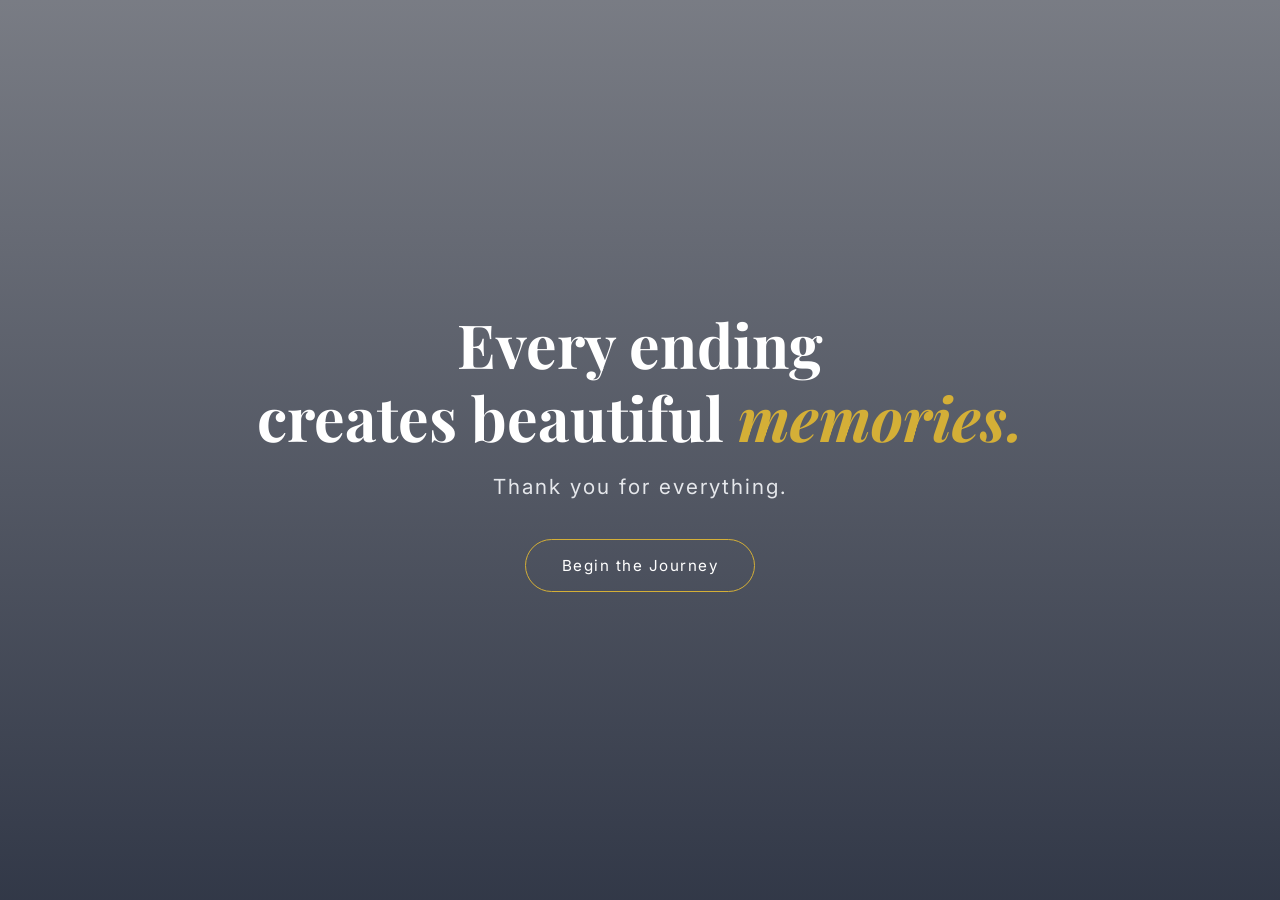
<file: index.html>
<!DOCTYPE html>
<html lang="en">
<head>
    <meta charset="UTF-8">
    <meta name="viewport" content="width=device-width, initial-scale=1.0">
    <title>Farewell Memories | Begin the Journey</title>
    <link href="https://fonts.googleapis.com/css2?family=Inter:wght@300;400;500&family=Playfair+Display:ital,wght@0,400;1,400&display=swap" rel="stylesheet">
    <link rel="stylesheet" href="css/style_index.css">
    <style>
        .hero-viewport {
            height: 100vh;
            display: flex;
            align-items: center;
            justify-content: center;
            text-align: center;
            color: var(--white);
            background: linear-gradient(rgba(15, 23, 42, 0.55), rgba(15, 23, 42, 0.85)), 
                        url('https://images.pexels.com/photos/33947280/pexels-photo-33947280.jpeg') center/cover no-repeat;
        }
        .hero-content h1 {
            font-family: var(--font-heading);
            font-size: 3.8rem;
            line-height: 1.2;
            margin-bottom: 20px;
        }
        .hero-content h1 span { font-style: italic; color: var(--gold); }
        .hero-content p { font-size: 1.3rem; letter-spacing: 2px; margin-bottom: 40px; color: var(--gray); }
        .btn-entry {
            display: inline-block;
            padding: 16px 36px;
            border: 1px solid var(--gold);
            color: var(--white);
            text-decoration: none;
            border-radius: 30px;
            letter-spacing: 1.5px;
            font-size: 0.95rem;
            transition: all 0.4s ease;
        }
        .btn-entry:hover {
            background: var(--gold);
            color: var(--bg-dark);
            box-shadow: 0 8px 25px rgba(212, 175, 55, 0.4);
        }
    </style>
</head>
<body>

    <main class="hero-viewport">
        <div class="hero-content">
            <h1>Every ending<br>creates beautiful <span>memories.</span></h1>
            <p>Thank you for everything.</p>
            <a href="gallery.html" class="btn-entry">Begin the Journey</a>
        </div>
    </main>

</body>
</html>
</file>
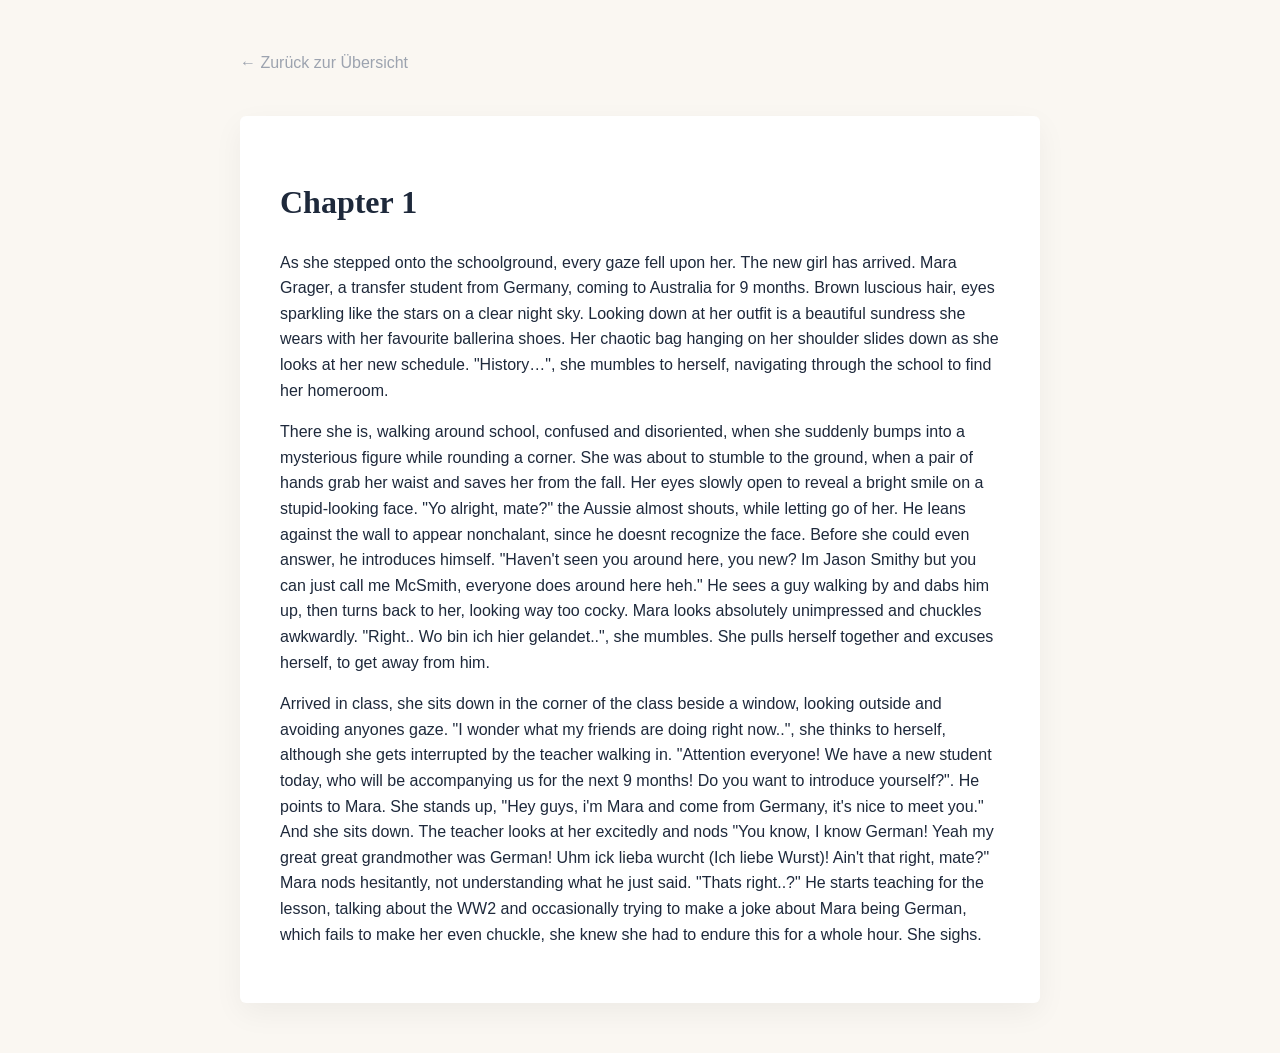
<file: chapter1.html>
<!DOCTYPE html>
<html lang="de">
<head>
    <meta charset="UTF-8">
    <meta name="viewport" content="width=device-width, initial-scale=1.0">
    <title>Chapter 1 | The Unseen Journey</title>
    <style>
        body { background: #FAF7F2; font-family: 'Inter', sans-serif; color: #1E293B; line-height: 1.6; padding: 50px 20px; max-width: 800px; margin: 0 auto; }
        .nav { margin-bottom: 40px; }
        .nav a { color: #9CA3AF; text-decoration: none; }
        h1 { font-family: 'Playfair Display', serif; }
        .content { background: #FFFFFF; padding: 40px; border-radius: 6px; box-shadow: 0 10px 30px rgba(0,0,0,0.05); }
    </style>
</head>
<body>
    <div class="nav"><a href="fanfic.html">← Zurück zur Übersicht</a></div>
    
    <div class="content">
        <h1>Chapter 1</h1>
        <p>As she stepped onto the schoolground, every gaze fell upon her. The new girl has arrived. Mara Grager, a transfer student from Germany, coming to Australia for 9 months. Brown luscious hair, eyes sparkling like the stars on a clear night sky. Looking down at her outfit is a beautiful sundress she wears with her favourite ballerina shoes. Her chaotic bag hanging on her shoulder slides down as she looks at her new schedule. "History…", she mumbles to herself, navigating through the school to find her homeroom.</p>
        
        <p>There she is, walking around school, confused and disoriented, when she suddenly bumps into a mysterious figure while rounding a corner. She was about to stumble to the ground, when a pair of hands grab her waist and saves her from the fall. Her eyes slowly open to reveal a bright smile on a stupid-looking face. "Yo alright, mate?" the Aussie almost shouts, while letting go of her. He leans against the wall to appear nonchalant, since he doesnt recognize the face. Before she could even answer, he introduces himself. "Haven't seen you around here, you new? Im Jason Smithy but you can just call me McSmith, everyone does around here heh." He sees a guy walking by and dabs him up, then turns back to her, looking way too cocky. Mara looks absolutely unimpressed and chuckles awkwardly. "Right.. Wo bin ich hier gelandet..", she mumbles. She pulls herself together and excuses herself, to get away from him.</p>
        
        <p>Arrived in class, she sits down in the corner of the class beside a window, looking outside and avoiding anyones gaze. "I wonder what my friends are doing right now..", she thinks to herself, although she gets interrupted by the teacher walking in. "Attention everyone! We have a new student today, who will be accompanying us for the next 9 months! Do you want to introduce yourself?". He points to Mara. She stands up, "Hey guys, i'm Mara and come from Germany, it's nice to meet you." And she sits down. The teacher looks at her excitedly and nods "You know, I know German! Yeah my great great grandmother was German! Uhm ick lieba wurcht (Ich liebe Wurst)! Ain't that right, mate?" Mara nods hesitantly, not understanding what he just said. "Thats right..?" He starts teaching for the lesson, talking about the WW2 and occasionally trying to make a joke about Mara being German, which fails to make her even chuckle, she knew she had to endure this for a whole hour. She sighs.</p>
    </div>
</body>
</html>
</file>
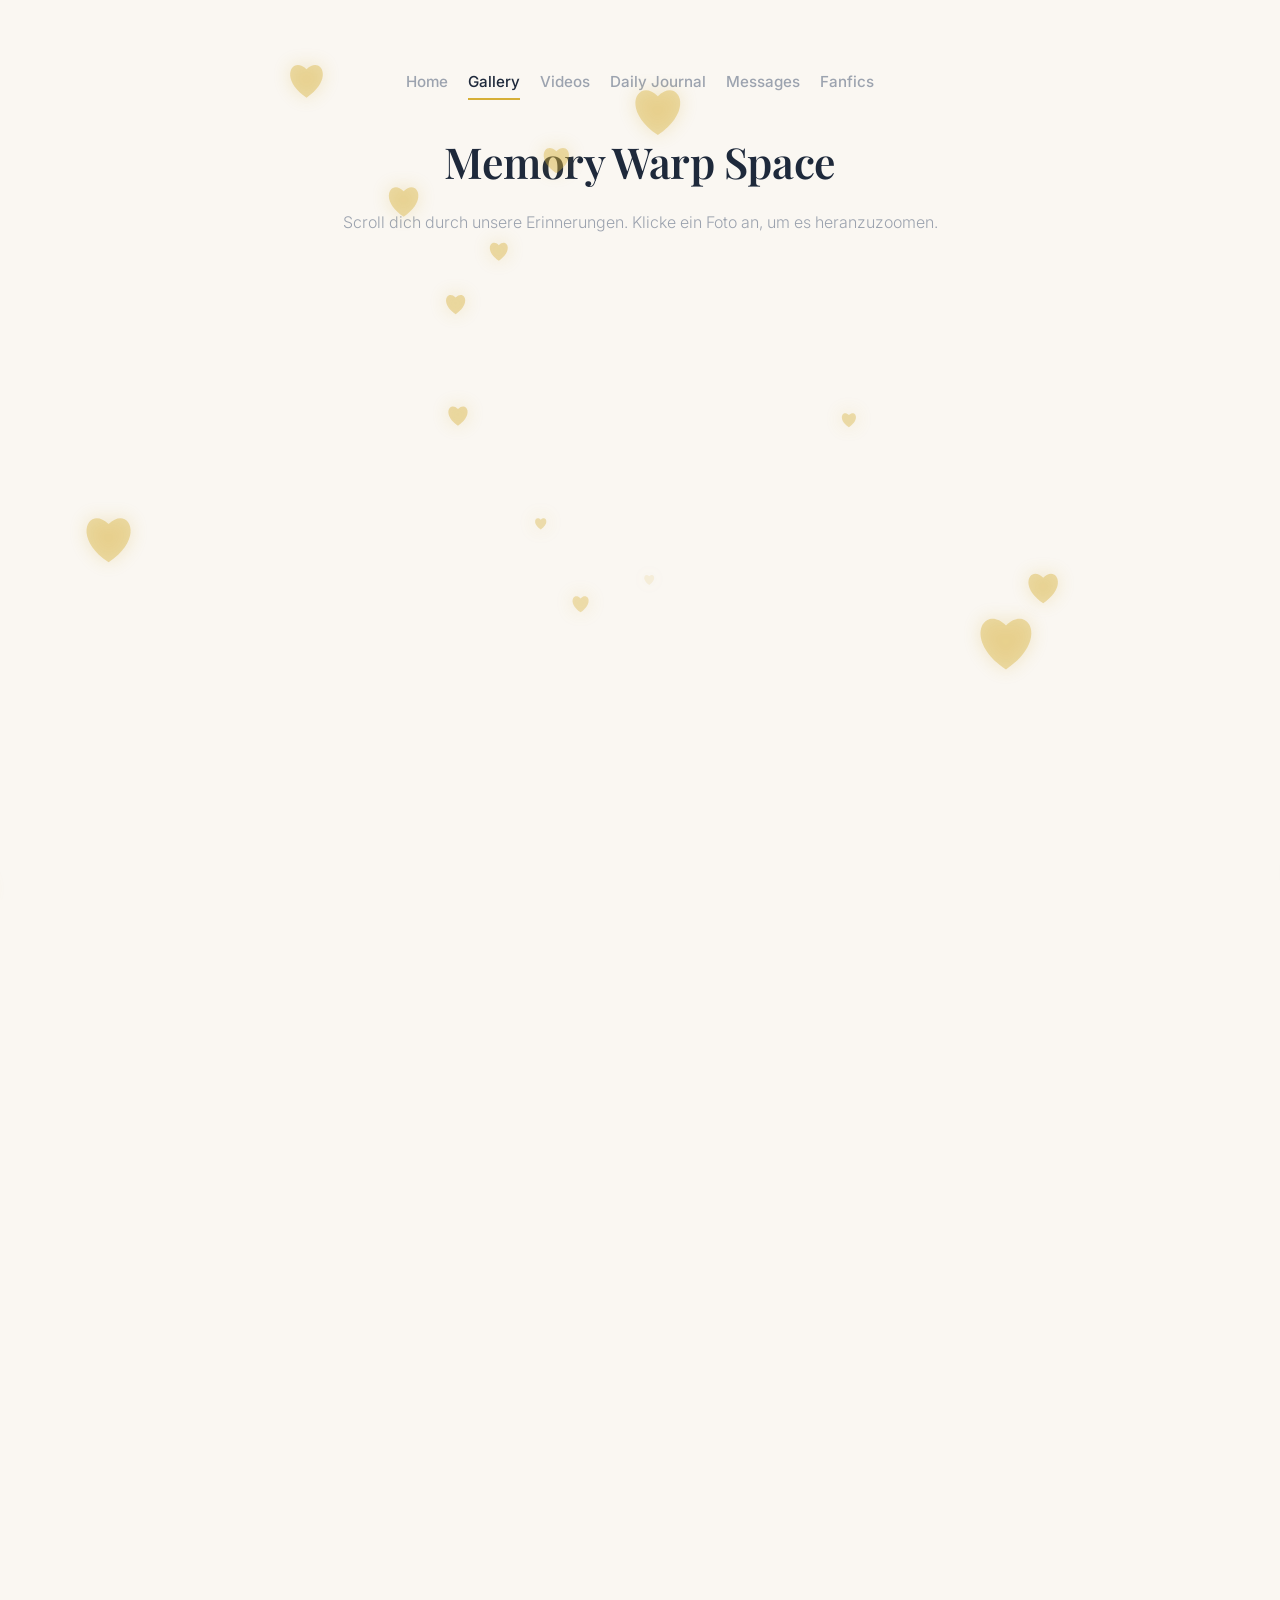
<file: gallery.html>
<!DOCTYPE html>
<html lang="de">
<head>
    <meta charset="UTF-8">
    <meta name="viewport" content="width=device-width, initial-scale=1.0">
    <title>9-Month Chronicle | Gallery</title>
    <link href="https://fonts.googleapis.com/css2?family=Inter:wght=300;400;500;600&family=Playfair+Display:ital,wght=0,400;0,600;1,400&family=Reenie+Beanie&display=swap" rel="stylesheet">
    <link rel="stylesheet" href="https://cdnjs.cloudflare.com/ajax/libs/font-awesome/6.4.0/css/all.min.css">
    <link rel="stylesheet" href="css/style.css">
    <style>
        :root {
            --scaling-factor: 1;
        }

        html, body {
            margin: 0;
            padding: 0;
            background-color: #FAF7F2;
            min-height: 4000vh; 
            overflow-x: hidden;
            font-family: 'Inter', sans-serif;
            line-height: 1.5;
            padding: calc(40px * var(--scaling-factor)) calc(20px * var(--scaling-factor)) calc(80px * var(--scaling-factor)) calc(20px * var(--scaling-factor));
        }

        #stage-3d {
            position: fixed;
            top: 0;
            left: 0;
            width: 100vw;
            height: 100vh;
            pointer-events: none; 
            z-index: 1; 
        }

        #universe-3d-container {
            position: fixed;
            top: 0;
            left: 0;
            width: 100vw;
            height: 100vh;
            pointer-events: none;
            z-index: 2;
        }

        .content-container {
            max-width: calc(760px * var(--scaling-factor));
            margin: 0 auto;
        }

        .photo-33d-wrapper { display: none; }
        .photo-33d-container { display: none; }

        .photo-3d-element {
            position: fixed;
            background: #FFFFFF;
            padding: 20px 20px 36px 20px;
            box-shadow: 0 25px 70px rgba(15, 23, 42, 0.15);
            border-radius: 6px;
            width: 380px; 
            cursor: pointer;
            user-select: none;
            transform-origin: center;
            will-change: transform, opacity, left, top;
            display: flex;
            flex-direction: column;
            transition: box-shadow 0.3s;
            pointer-events: auto; 
        }

        @media (max-width: 480px) {
            .photo-3d-element {
                width: 290px; 
            }
        }

        .photo-3d-element:hover {
            box-shadow: 0 35px 80px rgba(214, 175, 55, 0.4);
        }

        .img-container-3d {
            width: 100%;
            aspect-ratio: 4 / 3; 
            overflow: hidden;
            background-color: #F3EFE6;
        }

        .img-container-3d img {
            width: 100%;
            height: 100%;
            object-fit: cover;
            pointer-events: none;
        }

        .caption-3d {
            font-family: 'Reenie Beanie', cursive;
            font-size: 35px; 
            color: #1E293B;
            text-align: center;
            margin-top: 16px;
            line-height: 1.1;
        }

        .photo-3d-element.inspected {
            position: fixed !important;
            top: 50% !important;
            left: 50% !important;
            transform: translate(-50%, -50%) scale(1.15) rotate(0deg) !important;
            z-index: 999999 !important; 
            box-shadow: 0 40px 100px rgba(0, 0, 0, 0.4);
        }

        .reveal-overlay-container {
            position: fixed;
            top: 0;
            left: 0;
            width: 100vw;
            height: 100vh;
            z-index: 5; 
            display: flex;
            justify-content: center;
            align-items: center;
            pointer-events: none;
        }

        .revealed-name {
            font-family: 'Playfair Display', serif;
            font-weight: 400;
            font-size: calc(80px * var(--scaling-factor));
            color: #1E293B;
            letter-spacing: calc(15px * var(--scaling-factor));
            opacity: 0;
            transform: scale(0.5);
            will-change: transform, opacity, filter;
            transition: transform 1.6s cubic-bezier(0.175, 0.885, 0.32, 1.275), opacity 1.2s ease, filter 1.2s ease;
            filter: blur(15px);
            margin-left: calc(15px * var(--scaling-factor));
            text-align: center;
            text-shadow: 0 calc(10px * var(--scaling-factor)) calc(40px * var(--scaling-factor)) rgba(0,0,0,0.06);
        }

        @media (min-width: 768px) {
            .revealed-name {
                font-size: calc(140px * var(--scaling-factor));
                letter-spacing: calc(35px * var(--scaling-factor));
                margin-left: calc(35px * var(--scaling-factor));
            }
        }

        .revealed-name.active {
            opacity: 1;
            transform: scale(1);
            filter: blur(0px);
        }

        #raw-source-data { display: none; }
    </style>
</head>
<body>

    <nav class="floating-nav">
        <a href="index.html" class="nav-link">Home</a>
        <a href="gallery.html" class="nav-link active">Gallery</a>
        <a href="videos.html" class="nav-link">Videos</a>
        <a href="streak.html" class="nav-link">Daily Journal</a>
        <a href="messages.html" class="nav-link">Messages</a>
        <a href="fanfic.html" class="nav-link">Fanfics</a>
    </nav>

    <header class="page-header">
        <h1>Memory Warp Space</h1>
        <p class="page-subtitle">Scroll dich durch unsere Erinnerungen. Klicke ein Foto an, um es heranzuzoomen.</p>
    </header>

    <canvas id="stage-3d"></canvas>
    <div id="universe-3d-container"></div>

    <div class="reveal-overlay-container">
        <h1 class="revealed-name" id="finale-text">MARA</h1>
    </div>

    <div id="raw-source-data">
        <div data-img="photos/0d09675b-0af8-42de-a36d-cd34e5edb575.jpg" data-cap="Freude"></div>
        <div data-img="photos/2b4c2207-7d45-4d7e-87bf-52cb892f2b00.jpg" data-cap="Karneval!!!"></div>
        <div data-img="photos/02c966f1-ea4f-46f5-af6c-fd1b6db0967d.jpg" data-cap="Ball"></div>
        <div data-img="photos/5ea66c29-4285-4158-89ce-c53e0f53fcf1.png" data-cap="Birthdayy 16!!!"></div>
        <div data-img="photos/6c706d26-bc0c-4f62-bc81-4677b76e2f28.jpg" data-cap="Bestiiiiiis"></div>
        <div data-img="photos/8cf44413-6f9b-4fe3-9fae-56150b033c43.jpg" data-cap="Handyverbot?"></div>
        <div data-img="photos/8e284d32-a64b-437f-bb09-bd51711fd780.png" data-cap="Kostüms"></div>
        <div data-img="photos/09f535db-150c-405e-a869-5483d9d0bed0.jpg" data-cap="Party vibes!"></div>
        <div data-img="photos/10d9f40c-cb42-4b8a-9f24-4e2a7e332cd8.jpg" data-cap="Spaziergänge"></div>
        <div data-img="photos/11e83108-2d51-4314-9146-748e2f6ba7e8.jpg" data-cap="Schule 🤮"></div>
        <div data-img="photos/36d3a060-047a-4fc7-b858-4faaf9a76a8d.jpg" data-cap="Hauptsache zusammen"></div>
        <div data-img="photos/39b0b472-e54a-4f4a-8675-629ef8255a68.png" data-cap="Bowlinggg"></div>
        <div data-img="photos/54fd31f8-818c-4ac2-b182-afd50d1d30f4.jpg" data-cap="Snowinggg"></div>
        <div data-img="photos/84e0fb93-dfc3-49c2-bbae-706054e4096d.png" data-cap="Schöne Momente"></div>
        <div data-img="photos/101bc17c-7783-4b06-a9c2-f4dafbead5d4.jpg" data-cap="Queen"></div>
        <div data-img="photos/541c6b37-1b96-47fd-880f-d404ea424ea6.jpg" data-cap="Immer dabei"></div>
        <div data-img="photos/4883aac9-1d8a-4e39-a16e-d0c999e94e23.jpg" data-cap="Enge Freunde"></div>
        <div data-img="photos/25243e2d-37e1-42fb-8da6-c703c7b38d12.jpg" data-cap="😛"></div>
        <div data-img="photos/981595a4-b1fe-46ed-9016-7f918a0e1906.jpg" data-cap="Shot Cam"></div>
        <div data-img="photos/1360578d-5f81-48e1-923b-f2d4c777464e.jpg" data-cap="Tuff"></div>
        <div data-img="photos/62127693-2493-4f55-93f6-477cfe41963b.jpg" data-cap="Yum Yum Yum"></div>
        <div data-img="photos/63395050-0d88-4208-bfc3-6bff1788e057.jpg" data-cap="Boah Legger"></div>
        <div data-img="photos/a50ff1bc-a54c-4f3e-9b2f-1dbf79f3ca98.png" data-cap="Peace"></div>
        <div data-img="photos/a451c6e5-ceb0-4b51-9667-dc417460930e.jpg" data-cap="Eislaufen"></div>
        <div data-img="photos/b95d0593-0293-42e3-9f4f-ed47b724d40b.jpg" data-cap="Selfies"></div>
        <div data-img="photos/b8014353-06f2-498b-9f34-ef93e27d762c.jpg" data-cap="Abschlussparties"></div>
        <div data-img="photos/c5ac2d1d-3a71-4750-b4aa-593a7604c743.jpg" data-cap="Kiss Cam"></div>
        <div data-img="photos/c79b65c9-5968-498a-80ac-489adbaba32e.jpg" data-cap="zusammen einkaufen"></div>
        <div data-img="photos/cb6cd8b3-b1b6-4142-b4a2-5bcf84385e22.jpg" data-cap="gute Laune garantieren"></div>
        <div data-img="photos/d67c2c54-7b95-4a55-9ead-0620e297fa3d.jpg" data-cap="Erinnerung fürs Leben"></div>
        <div data-img="photos/e8cf0845-3e0f-4928-9d9c-3b7ead1bf8cc.jpg" data-cap="Festival-Vibes"></div>
        <div data-img="photos/e397a17e-2fab-4a62-adf8-c6b30735ff5d.jpg" data-cap="Nacht aktiv"></div>
        <div data-img="photos/ecf1e397-2e60-42d1-bf10-e8e237d39e64.jpg" data-cap="Zusammen alt werden"></div>
        <div data-img="photos\ed485593-f631-4818-a63d-a5fdb3d3e671.jpg.jpeg" data-cap="Letzter Abend vor Abflug"></div>
        <div data-img="photos/ef1b1084-4e75-44eb-8775-0f484c28fa57.jpg" data-cap="Wir werden dich vermissen"></div>
        <div data-img="photos/f011bcc6-dccc-4309-ab30-87816e88a891.jpg" data-cap="Australien ruft an!"></div>
        <div data-img="photos/f0237cbf-da6e-4ddd-b47e-7b4a5228132b.jpg" data-cap="Gute Reise, Mara!"></div>
        <div data-img="photos/f705844c-c7df-44b6-8f3e-055a338a5f01.jpg" data-cap="Für immer im Herzen ❤️"></div>
    </div>

    <script>
        function updateScaling() {
            const baseWidth = window.innerWidth < 768 ? 430 : 1440;
            const factor = window.innerWidth / baseWidth;
            document.documentElement.style.setProperty('--scaling-factor', factor);
        }
        window.addEventListener('resize', updateScaling);
        window.addEventListener('DOMContentLoaded', updateScaling);
        updateScaling();

        const canvas = document.getElementById("stage-3d");
        const ctx = canvas.getContext("2d");
        const universe = document.getElementById("universe-3d-container");
        const rawData = document.querySelectorAll("#raw-source-data div");
        const finaleText = document.getElementById("finale-text");

        let hearts = [];
        let photos3D = [];
        let lastScrollY = window.scrollY;
        let heartClickCount = 0;
        let heroHeartBeatScale = 0;
        const totalPhotos = rawData.length;
        let columns = 3;
        let totalMaxTunnelDepth = 400 + (totalPhotos * 650); // Dynamisch gemacht
        
        const scrollThreshold = 100; 
        let hasResetAtTop = false;

        function calculateLayoutMetrics() {
            const w = window.innerWidth;
            if (w < 768) columns = 1;
            else if (w < 1200) columns = 2;
            else columns = 3;
        }

        function resizeStage() {
            canvas.width = window.innerWidth;
            canvas.height = window.innerHeight;
            calculateLayoutMetrics();
            totalMaxTunnelDepth = 400 + (totalPhotos * 650); // Aktualisiert bei Resize
        }
        window.addEventListener("resize", resizeStage);
        resizeStage();

        function getSafeScreenPosition(index, elWidth, elHeight, randX, randY) {
            const centerAreaHeight = window.innerHeight * 0.50; 
            const topOffset = (window.innerHeight - centerAreaHeight) / 2; 
            const sidePadding = 40;
            const usableWidth = window.innerWidth - (sidePadding * 2);
            const col = index % columns;
            const laneWidth = usableWidth / columns;

            const targetX = sidePadding + (col * laneWidth) + (randX * (laneWidth - elWidth * 0.8));
            const targetY = topOffset + (randY * (centerAreaHeight - elHeight * 0.8));

            return { x: targetX + (elWidth / 2), y: targetY + (elHeight / 2) };
        }

        function getEngineColor(count) {
            if (count >= 10) return "rgba(239, 68, 68, ";
            const r = Math.floor(214 + (25 * (count / 10)));
            const g = Math.floor(175 - (131 * (count / 10)));
            const b = Math.floor(55 + (13 * (count / 10)));
            return `rgba(${r}, ${g}, ${b}, `;
        }

        class HeartObject3D {
            constructor(spawnSpread = false) {
                this.reset();
                if (spawnSpread) {
                    this.z = Math.random() * 2000;
                    this.y = Math.random() * canvas.height;
                    this.x = Math.random() * canvas.width;
                }
            }
            reset() {
                this.x = Math.random() * canvas.width;
                this.y = Math.random() * canvas.height;
                this.z = 2000; 
                this.baseSize = Math.random() * 15 + 20; 
                this.driftX = (Math.random() - 0.5) * 0.3;
                this.driftY = (Math.random() - 0.5) * 0.3;
            }
            update(scrollDelta, maxTunnelDepth, isEnding) {
                if (isEnding) {
                    this.z -= 1.0; 
                    this.x += this.driftX;
                    this.y += this.driftY;
                    if (this.z <= 5) this.reset();
                    return;
                }
                
                if (window.scrollY < scrollThreshold) return;

                const baselineSpeed = 2.5; 
                const responsiveSpeed = scrollDelta * 0.65;
                this.z -= (baselineSpeed + responsiveSpeed);
                if (this.z <= 10) this.reset();
                if (this.z > maxTunnelDepth) this.z = 10;
            }
            draw() {
                if (this.z > 900) return; 
                const scale = 300 / this.z;
                const projX = (this.x - canvas.width / 2) * scale + canvas.width / 2;
                const projY = (this.y - canvas.height / 2) * scale + canvas.height / 2;
                const finalSize = this.baseSize * scale; 
                const alpha = Math.min(Math.max((900 - this.z) / 600, 0), 0.4); 
                const colorPrefix = getEngineColor(heartClickCount);

                ctx.save();
                ctx.translate(projX, projY);
                ctx.shadowBlur = 18;
                ctx.shadowColor = colorPrefix + "0.6)";
                ctx.fillStyle = colorPrefix + `${alpha})`;
                ctx.beginPath();
                ctx.moveTo(0, 0);
                ctx.bezierCurveTo(-finalSize / 2, -finalSize / 2, -finalSize, +finalSize / 3, 0, finalSize);
                ctx.bezierCurveTo(finalSize, +finalSize / 3, finalSize / 2, -finalSize / 2, 0, 0);
                ctx.fill();
                ctx.restore();
            }
        }

        class PhotoObject3D {
            constructor(domElement, index) {
                this.el = domElement;
                this.index = index;
                this.initialZ = 400 + (index * 650); 
                this.z = this.initialZ;
                this.rotation = (Math.random() - 0.5) * 16;
                this.orbitRadius = 80 + Math.random() * 180;
                this.orbitSpeed = 0.008 + Math.random() * 0.015;
                this.orbitAngle = Math.random() * Math.PI * 2;
                this.orbitYPhase = Math.random() * Math.PI;
                this.randX = Math.random();
                this.randY = Math.random();
            }

            update(currentScroll, collapseProgress) {
                if (this.el.classList.contains('inspected')) return;
                
                const cardWidth = window.innerWidth < 480 ? 290 : 380;
                const cardHeight = cardWidth * 0.85;

                if (currentScroll < scrollThreshold) {
                    this.el.style.display = 'none';
                    return;
                }

                const activeScrollDelta = currentScroll - scrollThreshold;
                this.z = this.initialZ - (activeScrollDelta * 0.9);
                let finalOpacity = 1;

                if (collapseProgress > 0) {
                    this.el.style.opacity = '0';
                    this.el.style.display = 'none';
                } else {
                    if (this.z <= 15 || this.z > 1700) {
                        this.el.style.display = 'none';
                        return;
                    }
                    if (this.z > 1300) finalOpacity = (1700 - this.z) / 400; 
                    if (this.z < 180) finalOpacity = (this.z - 15) / 165;

                    const fovScale = 350 / this.z;
                    
                    const pos = getSafeScreenPosition(this.index, cardWidth, cardHeight, this.randX, this.randY);
                    const posX = (pos.x - window.innerWidth / 2) * fovScale + window.innerWidth / 2;
                    const posY = (pos.y - window.innerHeight / 2) * fovScale + window.innerHeight / 2;
                    
                    this.el.style.left = `${posX - (cardWidth / 2)}px`;
                    this.el.style.top = `${posY - (cardHeight / 2)}px`;
                    this.el.style.transform = `scale(${fovScale * 0.8}) rotate(${this.rotation}deg)`;
                    this.el.style.opacity = Math.max(0, Math.min(finalOpacity, 1));
                    this.el.style.zIndex = Math.floor(15000 - this.z);
                    this.el.style.display = 'flex';
                }
            }

            drawAsSwarmParticle(progress) {
                if (progress <= 0) return;
                this.orbitAngle += this.orbitSpeed;
                const centerX = canvas.width / 2;
                const centerY = canvas.height / 2;
                const pullInFactor = 1 - (progress * 0.6); 
                const currentRadius = this.orbitRadius * pullInFactor;
                const pX = centerX + Math.cos(this.orbitAngle) * currentRadius;
                const pY = centerY + Math.sin(this.orbitAngle + this.orbitYPhase) * (currentRadius * 0.4);
                const pointSize = Math.max(2, 5 * (1 - progress));
                const pointAlpha = Math.min(progress, 1 - (progress * 0.4));
                const colorPrefix = getEngineColor(heartClickCount);

                ctx.save();
                ctx.beginPath();
                ctx.arc(pX, pY, pointSize, 0, Math.PI * 2);
                ctx.fillStyle = colorPrefix + `${pointAlpha})`;
                ctx.shadowBlur = 8;
                ctx.shadowColor = heartClickCount >= 10 ? "#EF4444" : "#D6AF37";
                ctx.fill();
                ctx.restore();
            }
        }

        rawData.forEach((src, idx) => {
            const div = document.createElement("div");
            div.className = "photo-3d-element";
            div.innerHTML = `
                <div class="img-container-3d"><img src="${src.dataset.img}"></div>
                <p class="caption-3d">${src.dataset.cap}</p>
            `;
            universe.appendChild(div);
            photos3D.push(new PhotoObject3D(div, idx));

            div.addEventListener("click", (e) => {
                e.stopPropagation();
                if (div.classList.contains("inspected")) {
                    div.classList.remove("inspected");
                } else {
                    document.querySelectorAll(".photo-3d-element").forEach(p => p.classList.remove("inspected"));
                    div.classList.add("inspected");
                }
            });
        });

        window.addEventListener("pointerdown", () => {
            document.querySelectorAll(".photo-3d-element").forEach(p => p.classList.remove("inspected"));
        });

        for (let i = 0; i < 45; i++) hearts.push(new HeartObject3D(true));
        let collapseVal = 0;

        function drawFinalHeroHeart(progress) {
            if (progress <= 0) return;
            const centerX = canvas.width / 2;
            const centerY = canvas.height / 2;
            const baseRadius = 140;
            const targetHeartSize = (baseRadius + heroHeartBeatScale) * progress;
            const alpha = Math.min(progress * 0.95, 0.95);
            const colorPrefix = getEngineColor(heartClickCount);

            ctx.save();
            ctx.translate(centerX, centerY);
            ctx.shadowBlur = 50;
            ctx.shadowColor = colorPrefix + `${progress})`;
            ctx.fillStyle = colorPrefix + `${alpha})`;
            ctx.beginPath();
            ctx.moveTo(0, 0);
            ctx.bezierCurveTo(-targetHeartSize / 2, -targetHeartSize / 2, -targetHeartSize, +targetHeartSize / 3, 0, targetHeartSize);
            ctx.bezierCurveTo(targetHeartSize, +targetHeartSize / 3, targetHeartSize / 2, -targetHeartSize / 2, 0, 0);
            ctx.fill();
            ctx.restore();
        }

        window.addEventListener("pointerdown", (e) => {
            if (collapseVal < 0.5) return; 
            const centerX = window.innerWidth / 2;
            const centerY = window.innerHeight / 2;
            const clickDist = Math.hypot(e.clientX - centerX, e.clientY - centerY);
            if (clickDist < 180) {
                heartClickCount++;
                heroHeartBeatScale = 60; 
            }

            if (heartClickCount >= 10) {
                hearts.forEach(heart => {
                    heart.reset();
                    heart.z = Math.random() * 2000;
                });

                window.scrollTo({
                    top: 0,
                    behavior: 'smooth'
                });

                setTimeout(() => {
                    heartClickCount = 0;
                    collapseVal = 0;
                    finaleText.classList.remove("active");
                }, 1200);             
            }
        });

        function runEngine() {
            ctx.clearRect(0, 0, canvas.width, canvas.height);
            const currentScroll = window.scrollY;

            if (currentScroll === 0) {
                if (!hasResetAtTop) {
                    hearts.forEach(heart => {
                        heart.reset();
                        heart.z = Math.random() * 2000;
                    });
                    hasResetAtTop = true;
                }
            } else {
                hasResetAtTop = false;
            }

            const finalPhotoItem = photos3D[totalPhotos - 1];
            let isEnding = false;

            if (finalPhotoItem && finalPhotoItem.z <= 15) {
                isEnding = true;
                if (collapseVal < 1) {
                    collapseVal += 0.04;
                    if (collapseVal > 1) collapseVal = 1;
                }
                if (collapseVal > 0.5) {
                    finaleText.classList.add("active");
                }
            } else {
                if (collapseVal > 0) {
                    collapseVal -= 0.08;
                    if (collapseVal < 0) collapseVal = 0;
                }
                if (collapseVal === 0) {
                    finaleText.classList.remove("active");
                }
            }

            if (heroHeartBeatScale > 0) {
                heroHeartBeatScale -= heroHeartBeatScale * 0.10;
                if (heroHeartBeatScale < 0.1) heroHeartBeatScale = 0;
            }

            photos3D.forEach(photo => photo.update(currentScroll, collapseVal));
            
            let scrollDelta = 0;
            if (currentScroll >= scrollThreshold) {
                const adjustedCurrent = currentScroll - scrollThreshold;
                const adjustedLast = Math.max(0, lastScrollY - scrollThreshold);
                scrollDelta = adjustedCurrent - adjustedLast;
            }
            lastScrollY = currentScroll;
            if (Math.abs(scrollDelta) < 0.05) scrollDelta = 0;

            hearts.forEach(heart => {
                heart.update(scrollDelta, totalMaxTunnelDepth, isEnding);
                heart.draw();
            });

            if (collapseVal > 0) {
                photos3D.forEach(photo => photo.drawAsSwarmParticle(collapseVal));
            }
            if (collapseVal > 0.1) {
                drawFinalHeroHeart(collapseVal);
            }
            requestAnimationFrame(runEngine);
        }
        runEngine();
    </script>
</body>
</html>
</file>
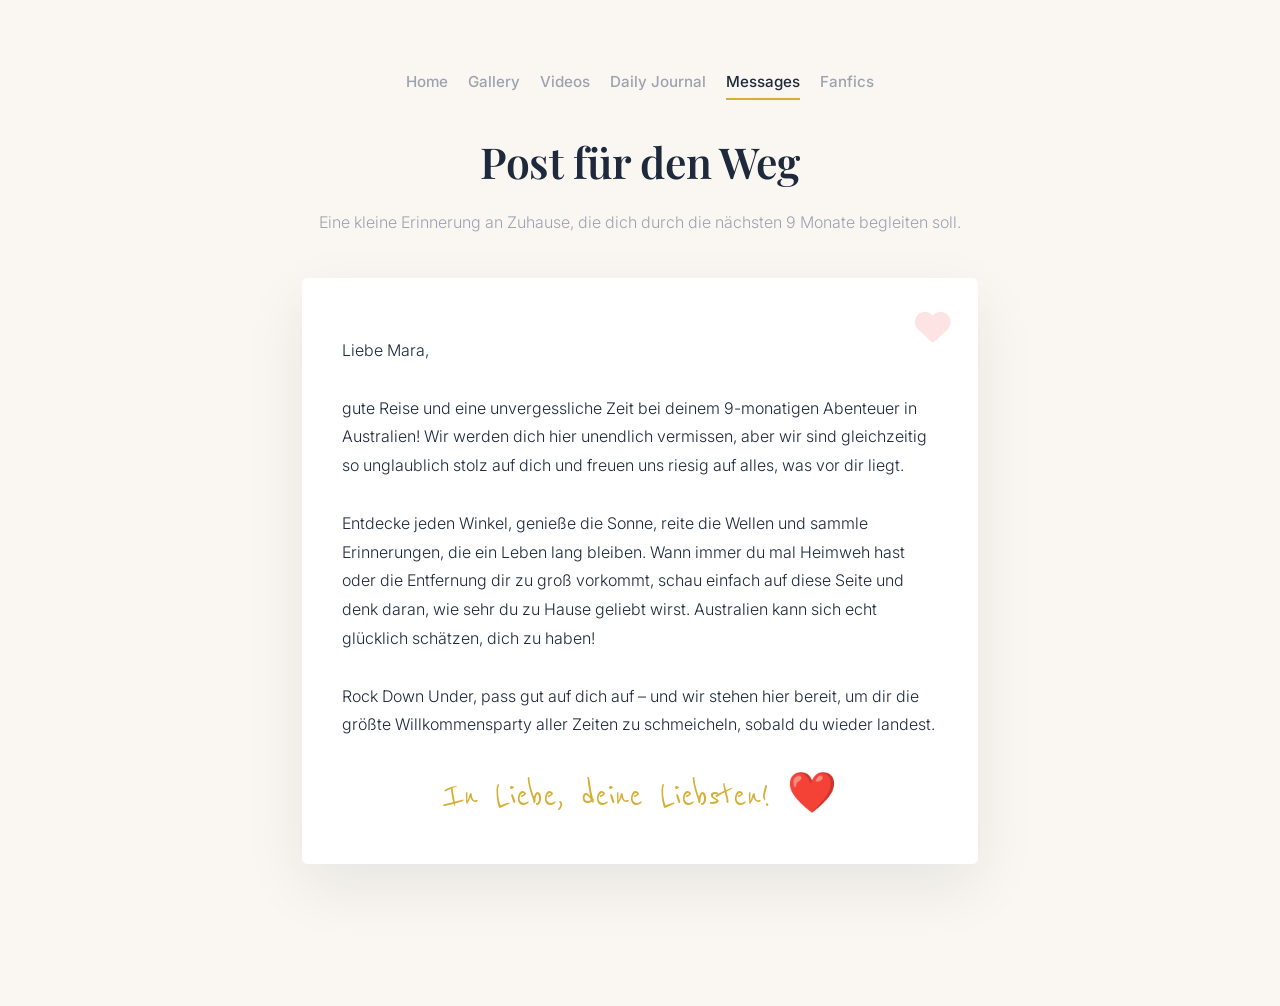
<file: messages.html>
<!DOCTYPE html>
<html lang="de">
<head>
    <meta charset="UTF-8">
    <meta name="viewport" content="width=device-width, initial-scale=1.0">
    <title>9-Month Chronicle | Message for Mara</title>
    <link href="https://fonts.googleapis.com/css2?family=Inter:wght=300;400;500;600&family=Playfair+Display:ital,wght=0,400;0,600;1,400&family=Reenie+Beanie&display=swap" rel="stylesheet">
    <link rel="stylesheet" href="https://cdnjs.cloudflare.com/ajax/libs/font-awesome/6.4.0/css/all.min.css">
    <link rel="stylesheet" href="css/style.css">
    <style>
        

        .message-container {
            display: flex;
            justify-content: center;
            align-items: center;
        }

        .big-note-card {
            background: #FFFFFF;
            padding: calc(45px * var(--scaling-factor)) calc(45px * var(--scaling-factor)) calc(55px * var(--scaling-factor)) calc(45px * var(--scaling-factor));
            box-shadow: 0 calc(25px * var(--scaling-factor)) calc(70px * var(--scaling-factor)) rgba(15, 23, 42, 0.08);
            border-radius: calc(6px * var(--scaling-factor));
            position: relative;
            width: 100%;
            box-sizing: border-box;
            text-align: center;
        }

        .heart-stamp {
            color: rgba(239, 68, 68, 0.15);
            font-size: calc(40px * var(--scaling-factor));
            position: absolute; 
            top: calc(25px * var(--scaling-factor)); 
            right: calc(30px * var(--scaling-factor));
        }

        .note-body {
            font-family: 'Inter', sans-serif;
            font-size: calc(18px * var(--scaling-factor)); 
            font-weight: 300;
            line-height: 1.8;
            color: #1E293B; 
            margin-bottom: calc(40px * var(--scaling-factor));
            margin-top: calc(20px * var(--scaling-factor));
            text-align: left;
        }

        .note-signer {
            font-family: 'Reenie Beanie', cursive;
            font-size: calc(45px * var(--scaling-factor));
            color: #D6AF37; 
            line-height: 1;
        }

        .floating-nav {
            display: flex;
            justify-content: center;
            gap: 20px;
            margin-bottom: 30px;
        }
    </style>
</head>
<body>

    <nav class="floating-nav">
        <a href="index.html" class="nav-link">Home</a>
        <a href="gallery.html" class="nav-link">Gallery</a>
        <a href="videos.html" class="nav-link">Videos</a>
        <a href="streak.html" class="nav-link">Daily Journal</a>
        <a href="messages.html" class="nav-link active">Messages</a>
        <a href="fanfic.html" class="nav-link">Fanfics</a>
    </nav>

    <header class="page-header">
        <h1>Post für den Weg</h1>
        <p class="page-subtitle">Eine kleine Erinnerung an Zuhause, die dich durch die nächsten 9 Monate begleiten soll.</p>
    </header>

    <main class="content-container">
        <div class="message-container">
            <div class="big-note-card">
                <div class="heart-stamp"><i class="fas fa-heart"></i></div>
                <p class="note-body">
                    Liebe Mara,<br><br>
                    gute Reise und eine unvergessliche Zeit bei deinem 9-monatigen Abenteuer in Australien! Wir werden dich hier unendlich vermissen, aber wir sind gleichzeitig so unglaublich stolz auf dich und freuen uns riesig auf alles, was vor dir liegt.<br><br>
                    Entdecke jeden Winkel, genieße die Sonne, reite die Wellen und sammle Erinnerungen, die ein Leben lang bleiben. Wann immer du mal Heimweh hast oder die Entfernung dir zu groß vorkommt, schau einfach auf diese Seite und denk daran, wie sehr du zu Hause geliebt wirst. Australien kann sich echt glücklich schätzen, dich zu haben!<br><br>
                    Rock Down Under, pass gut auf dich auf – und wir stehen hier bereit, um dir die größte Willkommensparty aller Zeiten zu schmeicheln, sobald du wieder landest.
                </p>
                <div class="note-signer">In Liebe, deine Liebsten! ❤️</div>
            </div>
        </div>
    </main>

    <script>
        function updateScaling() {
            const baseWidth = window.innerWidth < 768 ? 430 : 1440;
            const factor = window.innerWidth / baseWidth;
            document.documentElement.style.setProperty('--scaling-factor', factor);
        }
        window.addEventListener('resize', updateScaling);
        window.addEventListener('DOMContentLoaded', updateScaling);
        updateScaling();
    </script>
</body>
</html>
</file>
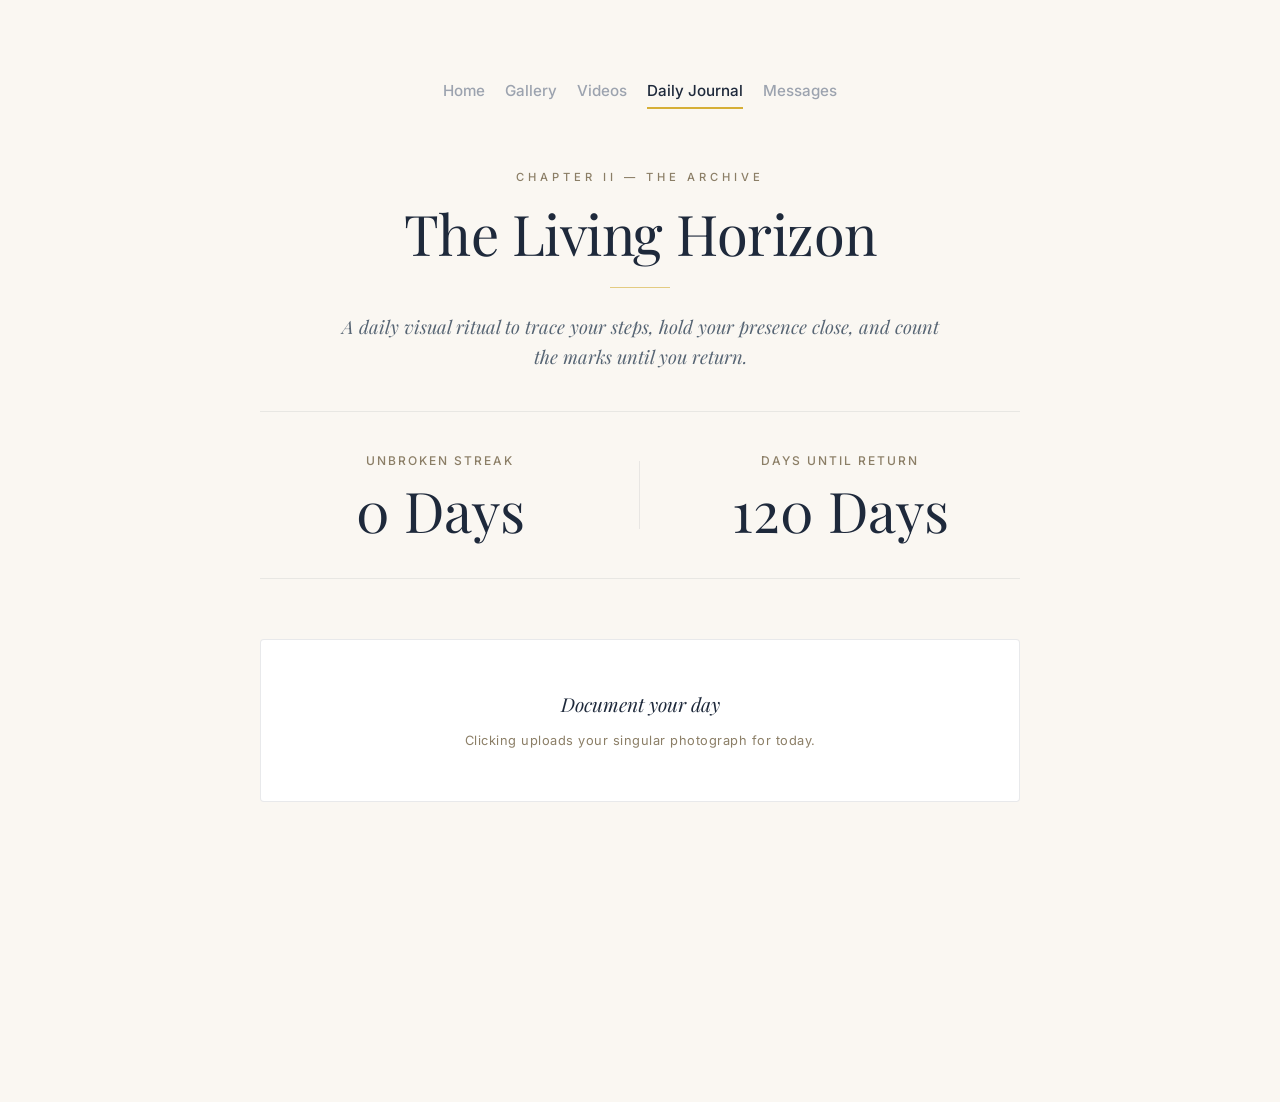
<file: streak copy.html>
<!DOCTYPE html>
<html lang="en">
<head>
    <meta charset="UTF-8">
    <meta name="viewport" content="width=device-width, initial-scale=1.0">
    <title>9-Month Keepsake | Daily Journal</title>
    <link href="https://fonts.googleapis.com/css2?family=Inter:wght@200;300;400;500&family=Playfair+Display:ital,wght=0,400;0,500;1,400&display=swap" rel="stylesheet">
    <link rel="stylesheet" href="css/style.css">
    <style>
        body {
            background-color: #FAF7F2;
            color: #1E293B;
            font-family: 'Inter', sans-serif;
            -webkit-font-smoothing: antialiased;
        }

        /* Enhanced Fine-Art Header Architecture */
        .premium-header-container {
            max-width: 1000px;
            margin: 60px auto 40px auto;
            padding: 0 20px;
            text-align: center;
        }

        .header-meta-tag {
            font-size: 0.7rem;
            text-transform: uppercase;
            letter-spacing: 4px;
            color: #8B7E66;
            font-weight: 500;
            margin-bottom: 16px;
            display: block;
        }

        .main-editorial-title {
            font-family: 'Playfair Display', serif;
            font-weight: 400;
            font-size: 3.5rem;
            color: #1E293B;
            margin: 0 0 20px 0;
            line-height: 1.1;
            letter-spacing: -0.5px;
        }

        .header-divider-line {
            width: 60px;
            height: 1px;
            background-color: #D4AF37;
            margin: 24px auto;
            opacity: 0.6;
        }

        .page-subtitle-refined {
            font-family: 'Playfair Display', serif;
            font-style: italic;
            font-size: 1.15rem;
            color: #576574;
            max-width: 600px;
            margin: 0 auto;
            line-height: 1.6;
        }

        /* Sophisticated Editorial Dashboard */
        .stats-dashboard {
            display: grid;
            grid-template-columns: 1fr 1fr;
            gap: 40px;
            max-width: 800px;
            margin: 20px auto 60px auto;
            border-top: 1px solid rgba(30, 41, 59, 0.08);
            border-bottom: 1px solid rgba(30, 41, 59, 0.08);
            padding: 40px 0;
        }

        .stat-card {
            text-align: center;
            display: flex;
            flex-direction: column;
            justify-content: center;
            align-items: center;
            position: relative;
        }

        /* Delicate vertical divider line */
        .stat-card:first-child::after {
            content: '';
            position: absolute;
            right: -20px;
            top: 10%;
            height: 80%;
            width: 1px;
            background-color: rgba(30, 41, 59, 0.08);
        }

        .stat-label {
            font-family: 'Inter', sans-serif;
            font-size: 0.75rem;
            text-transform: uppercase;
            letter-spacing: 2px;
            color: #8B7E66;
            font-weight: 500;
            margin-bottom: 12px;
        }

        .stat-count {
            font-family: 'Playfair Display', serif;
            font-size: 3.5rem;
            font-weight: 400;
            color: #1E293B;
            line-height: 1;
        }

        .stat-timer {
            font-family: 'Inter', sans-serif;
            font-size: 0.72rem;
            color: #B45309; 
            font-weight: 400;
            margin-top: 14px;
            letter-spacing: 0.8px;
            text-transform: uppercase;
        }

        /* Minimal Editorial Dropzone */
        .upload-dropzone {
            background: #FFFFFF;
            border: 1px solid rgba(30, 41, 59, 0.1);
            border-radius: 4px;
            padding: 50px 30px;
            text-align: center;
            max-width: 800px;
            margin: 0 auto 60px auto;
            cursor: pointer;
            transition: background-color 0.4s ease, border-color 0.4s ease;
        }

        .upload-dropzone:hover {
            background: #FDFDFB;
            border-color: #D4AF37;
        }

        .upload-dropzone.locked {
            background: #F5F2EB;
            border-color: rgba(30, 41, 59, 0.05);
            cursor: not-allowed;
        }

        .upload-dropzone p {
            font-family: 'Playfair Display', serif;
            font-style: italic;
            font-size: 1.2rem;
            margin: 0 0 8px 0;
            color: #1E293B;
        }

        .upload-dropzone span {
            font-family: 'Inter', sans-serif;
            font-size: 0.8rem;
            letter-spacing: 0.5px;
            color: #8B7E66;
        }

        #hidden-file-input {
            display: none;
        }

        /* Fine Art Frame Photo Grid */
        .streak-grid {
            display: grid;
            grid-template-columns: repeat(auto-fill, minmax(260px, 1fr));
            gap: 40px;
            max-width: 1100px;
            margin: 0 auto;
            padding-bottom: 80px;
        }

        .streak-card {
            background: #FFFFFF;
            padding: 16px 16px 20px 16px;
            border: 1px solid rgba(30, 41, 59, 0.05);
            box-shadow: 0 4px 20px rgba(0, 0, 0, 0.02);
            transition: transform 0.4s cubic-bezier(0.16, 1, 0.3, 1), box-shadow 0.4s ease;
        }

        .streak-card:hover {
            transform: translateY(-4px);
            box-shadow: 0 12px 30px rgba(139, 126, 102, 0.1);
        }

        .streak-img-wrapper {
            width: 100%;
            aspect-ratio: 1 / 1; 
            overflow: hidden;
            background-color: #FAF7F2;
        }

        .streak-img-wrapper img {
            width: 100%;
            height: 100%;
            object-fit: cover;
        }

        .streak-date-badge {
            font-family: 'Playfair Display', serif;
            font-size: 1rem;
            color: #1E293B;
            text-align: center;
            margin-top: 16px;
            letter-spacing: 0.2px;
        }

        @media (max-width: 650px) {
            .main-editorial-title {
                font-size: 2.5rem;
            }
            .stats-dashboard {
                grid-template-columns: 1fr;
                gap: 30px;
                padding: 30px 0;
            }
            .stat-card:first-child::after {
                display: none;
            }
        }
    </style>
</head>
<body>

    <nav class="floating-nav">
        <a href="index.html" class="nav-link">Home</a>
        <a href="gallery.html" class="nav-link">Gallery</a>
        <a href="videos.html" class="nav-link">Videos</a>
        <a href="streak.html" class="nav-link active">Daily Journal</a>
        <a href="messages.html" class="nav-link">Messages</a>
    </nav>

    <!-- Polished Luxury Header Section -->
    <header class="premium-header-container">
        <span class="header-meta-tag">CHAPTER II &mdash; THE ARCHIVE</span>
        <h1 class="main-editorial-title">The Living Horizon</h1>
        <div class="header-divider-line"></div>
        <p class="page-subtitle-refined">A daily visual ritual to trace your steps, hold your presence close, and count the marks until you return.</p>
    </header>

    <main class="content-container">
        
        <!-- Minimal Dashboard Structure -->
        <div class="stats-dashboard">
            <div class="stat-card">
                <span class="stat-label">Unbroken Streak</span>
                <span class="stat-count" id="streak-display-value">0 Days</span>
                <div class="stat-timer" id="upload-timer" style="display: none;">Next Unlock window opens in 00:00:00</div>
            </div>

            <div class="stat-card">
                <span class="stat-label">Days Until Return</span>
                <span class="stat-count" id="countdown-display-value">-- Days</span>
            </div>
        </div>

        <!-- Fine Border Upload Box -->
        <div class="upload-dropzone" id="dropzone" onclick="handleDropzoneClick()">
            <p id="dropzone-text">Document your day</p>
            <span id="dropzone-subtext">Clicking uploads your singular photograph for today.</span>
            <input type="file" id="hidden-file-input" accept="image/*">
        </div>

        <!-- Clean Editorial Memory Wall -->
        <div class="streak-grid" id="streak-photo-wall"></div>
    </main>

    <script>
        const fileInput = document.getElementById('hidden-file-input');
        const photoWall = document.getElementById('streak-photo-wall');
        const streakDisplay = document.getElementById('streak-display-value');
        const countdownDisplay = document.getElementById('countdown-display-value');
        const uploadTimer = document.getElementById('upload-timer');
        const dropzone = document.getElementById('dropzone');
        const dropzoneText = document.getElementById('dropzone-text');
        const dropzoneSubtext = document.getElementById('dropzone-subtext');

        const returnDate = new Date('2027-04-03T00:00:00');

        let appState = JSON.parse(localStorage.getItem('farewellStreakState')) || {
            streakCount: 0,
            lastUploadDateString: null, 
            photos: [] 
        };

        function saveState() {
            localStorage.setItem('farewellStreakState', JSON.stringify(appState));
        }

        function getTodayDateString() {
            const d = new Date();
            return `${d.getFullYear()}-${d.getMonth() + 1}-${d.getDate()}`;
        }

        function checkUploadStatus() {
            const todayStr = getTodayDateString();
            
            if (appState.lastUploadDateString === todayStr) {
                dropzone.classList.add('locked');
                dropzoneText.innerText = "Today's journal entry is complete";
                dropzoneSubtext.innerText = "Your photograph has been safely pinned to the horizon grid.";
                uploadTimer.style.display = "block";
            } else {
                dropzone.classList.remove('locked');
                dropzoneText.innerText = "Document your day";
                dropzoneSubtext.innerText = "Clicking uploads your singular photograph for today.";
                uploadTimer.style.display = "none";
                
                if (appState.lastUploadDateString) {
                    const yesterday = new Date();
                    yesterday.setDate(yesterday.getDate() - 1);
                    const yesterdayStr = `${yesterday.getFullYear()}-${yesterday.getMonth() + 1}-${yesterday.getDate()}`;
                    
                    if (appState.lastUploadDateString !== yesterdayStr) {
                        appState.streakCount = 0;
                        saveState();
                    }
                }
            }
            streakDisplay.innerText = `${appState.streakCount} Day${appState.streakCount === 1 ? '' : 's'}`;
        }

        function handleDropzoneClick() {
            if (!dropzone.classList.contains('locked')) {
                fileInput.click();
            }
        }

        fileInput.addEventListener('change', function(e) {
            const file = e.target.files[0];
            if (!file) return;

            const reader = new FileReader();
            reader.onload = function(event) {
                const options = { year: 'numeric', month: 'long', day: 'numeric' };
                const friendlyDate = new Date().toLocaleDateString('en-US', options);
                
                const newPhoto = {
                    dataUrl: event.target.result,
                    dateLabel: friendlyDate
                };

                appState.photos.unshift(newPhoto);
                appState.streakCount++;
                appState.lastUploadDateString = getTodayDateString();
                
                saveState();
                renderPhotos();
                checkUploadStatus();
            };
            reader.readAsDataURL(file);
        });

        function renderPhotos() {
            photoWall.innerHTML = '';
            appState.photos.forEach(photo => {
                const card = document.createElement('div');
                card.className = 'streak-card';
                card.innerHTML = `
                    <div class="streak-img-wrapper">
                        <img src="${photo.dataUrl}" alt="Journal Entry">
                    </div>
                    <div class="streak-date-badge">${photo.dateLabel}</div>
                `;
                photoWall.appendChild(card);
            });
        }

        function updateClocks() {
            const now = new Date();

            const timeDifference = returnDate.getTime() - now.getTime();
            const daysLeft = Math.ceil(timeDifference / (1000 * 60 * 60 * 24));
            countdownDisplay.innerText = daysLeft > 0 ? `${daysLeft} Days` : "0 Days";

            const nextMidnight = new Date();
            nextMidnight.setHours(24, 0, 0, 0); 

            const msToMidnight = nextMidnight.getTime() - now.getTime();
            
            const hours = Math.floor((msToMidnight % (1000 * 60 * 60 * 24)) / (1000 * 60 * 60));
            const minutes = Math.floor((msToMidnight % (1000 * 60 * 60)) / (1000 * 60));
            const seconds = Math.floor((msToMidnight % (1000 * 60)) / 1000);

            const padding = num => String(num).padStart(2, '0');
            uploadTimer.innerText = `NEXT LOCKER UNLOCKS IN ${padding(hours)}:${padding(minutes)}:${padding(seconds)}`;
        }

        renderPhotos();
        checkUploadStatus();
        updateClocks();
        setInterval(updateClocks, 1000);
    </script>
</body>
</html>
</file>
<file: css/style_index.css>
:root {
    --bg-dark: #0F172A;
    --bg-cream: #FAF7F2;
    --gold: #D4AF37;
    --white: #FFFFFF;
    --gray: #E5E7EB;
    --font-heading: 'Playfair Display', serif;
    --font-body: 'Inter', sans-serif;
    --glass: rgba(255, 255, 255, 0.07);
    --glass-border: rgba(255, 255, 255, 0.15);
}

* {
    box-sizing: border-box;
    margin: 0;
    padding: 0;
}

body {
    font-family: var(--font-body);
    background-color: var(--bg-cream);
    color: var(--bg-dark);
    min-height: 100vh;
    display: flex;
    flex-direction: column;
}

/* Global Floating Navigation */
.floating-nav {
    position: fixed;
    bottom: 30px;
    left: 50%;
    transform: translateX(-50%);
    background: rgba(15, 23, 42, 0.95);
    backdrop-filter: blur(12px);
    -webkit-backdrop-filter: blur(12px);
    border: 1px solid var(--glass-border);
    padding: 12px 28px;
    border-radius: 40px;
    display: flex;
    gap: 20px;
    z-index: 1000;
    box-shadow: 0 10px 30px rgba(0,0,0,0.3);
}

.nav-link {
    color: var(--gray);
    text-decoration: none;
    font-size: 0.9rem;
    font-weight: 500;
    transition: color 0.3s ease;
}

.nav-link:hover, .nav-link.active {
    color: var(--gold);
}

/* Base Page Wrappers */
.page-header {
    padding: 60px 0 30px;
    text-align: center;
}

.page-header h1 {
    font-family: var(--font-heading);
    font-size: 3rem;
    color: var(--bg-dark);
}

.page-subtitle {
    color: #6B7280;
    font-size: 1.05rem;
    margin-top: 10px;
}

.content-container {
    width: 90%;
    max-width: 1200px;
    margin: 0 auto 120px auto;
    position: relative;
}
</file>
<file: css/style.css>
:root {
    --bg-dark: #0F172A;
    --bg-cream: #FAF7F2;
    --gold: #D4AF37;
    --white: #FFFFFF;
    --gray: #E5E7EB;
    --font-heading: 'Playfair Display', serif;
    --font-body: 'Inter', sans-serif;
    --glass: rgba(255, 255, 255, 0.07);
    --glass-border: rgba(255, 255, 255, 0.15);
    --scaling-factor: 1;
}


html, body {
    margin: 0;
    padding: 0;
    background-color: #FAF7F2;
    color: #1E293B;
    font-family: 'Inter', sans-serif;
    line-height: 1.5;
    padding: calc(40px * var(--scaling-factor)) calc(20px * var(--scaling-factor)) calc(80px * var(--scaling-factor)) calc(20px * var(--scaling-factor));
}

/* Global Floating Navigation */
.floating-nav {
    display: flex;
    justify-content: center;
    gap: 20px;
    margin-bottom: 30px;
}

.nav-link {
    color: #9CA3AF;
    text-decoration: none;
    font-size: 0.95rem;
    font-weight: 500;
    transition: color 0.3s;
    padding-bottom: 4px;
}

.nav-link.active, .nav-link:hover {
    color: #1E293B;
    border-bottom: 2px solid #D6AF37;
}

.page-header {
    text-align: center;
    margin-bottom: calc(50px * var(--scaling-factor));
    margin-top: calc(20px * var(--scaling-factor));
}

.page-header h1 { 
    font-family: 'Playfair Display', serif;
    font-size: calc(48px * var(--scaling-factor));
    font-weight: 600;
    color: #1E293B;
    margin-bottom: calc(12px * var(--scaling-factor));
    letter-spacing: calc(-0.5px * var(--scaling-factor));
}

.page-subtitle { 
    color: #9CA3AF; 
    font-size: calc(18px * var(--scaling-factor));
    font-weight: 300;
}

.content-container {
    max-width: calc(760px * var(--scaling-factor));
    margin: 0 auto;
}
</file>
